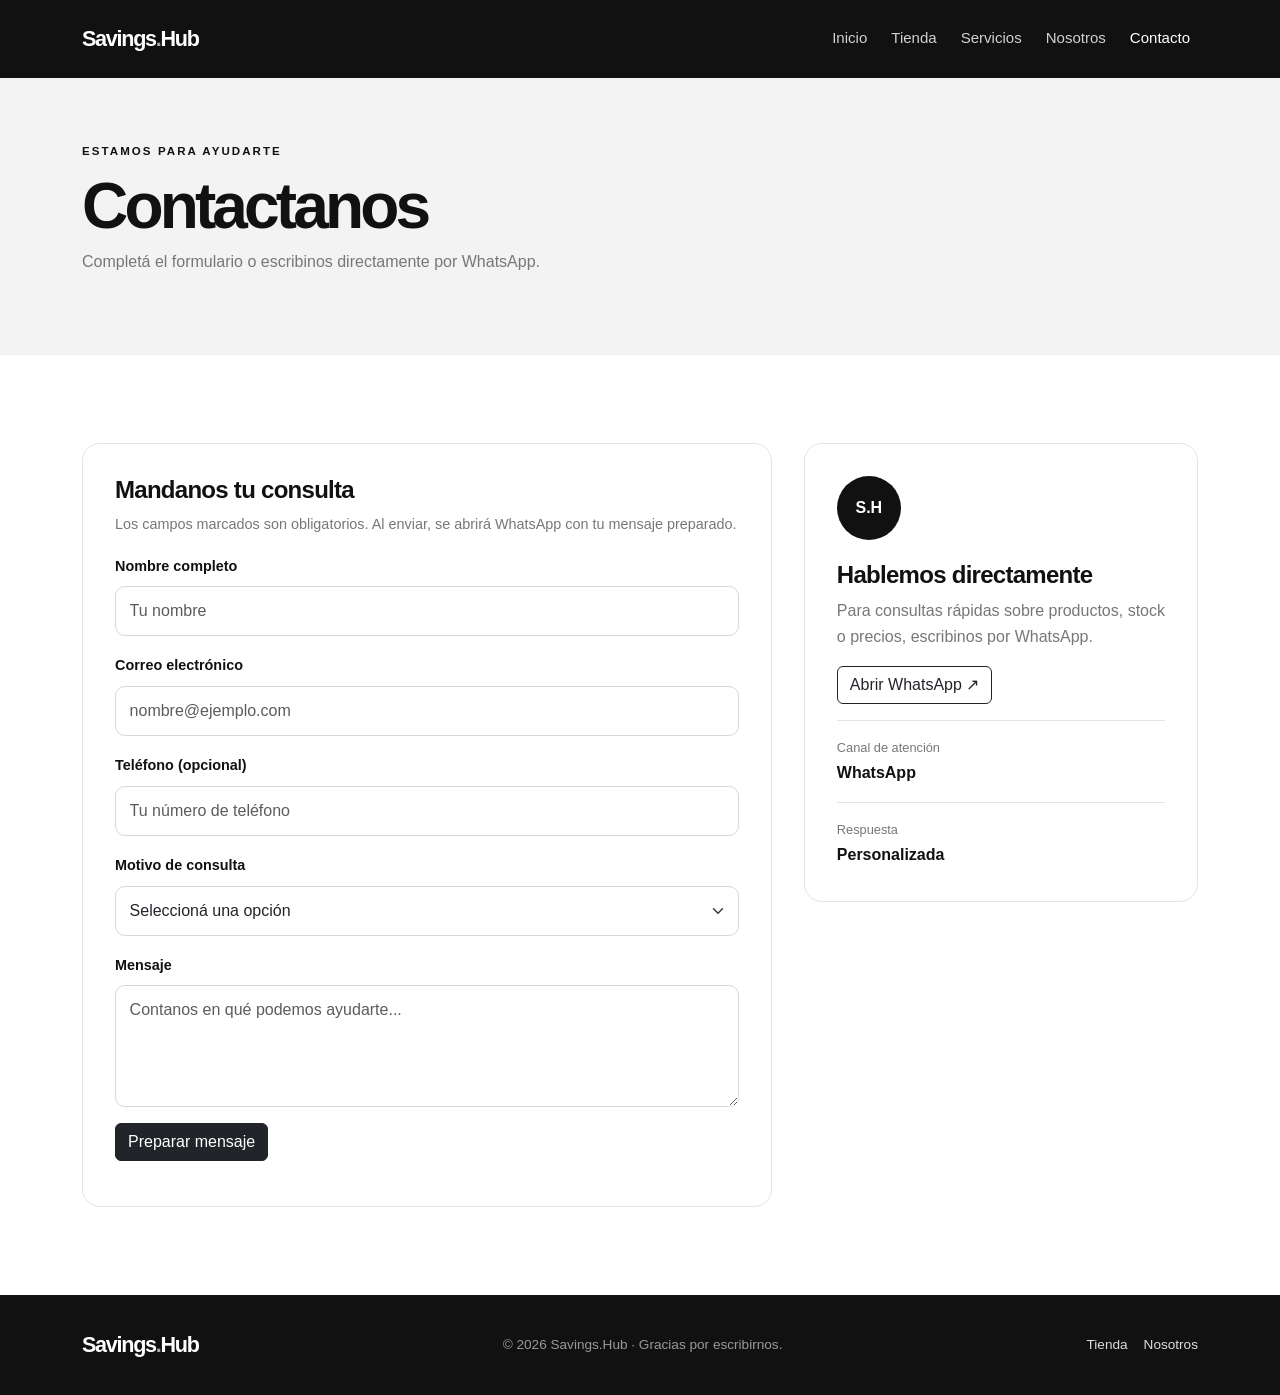
<file: contacto.html>
<!doctype html>
<html lang="es">
<head>
<meta charset="utf-8"><meta name="viewport" content="width=device-width, initial-scale=1">
<title>Contacto | Savings.Hub</title><meta name="description" content="Contactá a Savings.Hub para consultar productos, precios, stock y opciones de compra por WhatsApp."><meta name="keywords" content="contacto, WhatsApp, consultas, Savings.Hub">
<meta property="og:title" content="Contacto | Savings.Hub"><meta property="og:description" content="Estamos disponibles para responder tus consultas."><meta property="og:type" content="website"><meta property="og:locale" content="es_AR">
<link href="https://cdn.jsdelivr.net/npm/bootstrap@5.3.3/dist/css/bootstrap.min.css" rel="stylesheet"><link rel="stylesheet" href="css/styles.css">
</head><body>
<header><nav class="navbar navbar-expand-lg navbar-dark site-navbar"><div class="container"><a class="navbar-brand brand" href="index.html">Savings<span>.</span>Hub</a><button class="navbar-toggler" type="button" data-bs-toggle="collapse" data-bs-target="#mainNav" aria-controls="mainNav" aria-expanded="false" aria-label="Abrir menú"><span class="navbar-toggler-icon"></span></button><div class="collapse navbar-collapse" id="mainNav"><ul class="navbar-nav ms-auto align-items-lg-center gap-lg-2"><li class="nav-item"><a class="nav-link" href="index.html">Inicio</a></li><li class="nav-item"><a class="nav-link" href="tienda.html">Tienda</a></li><li class="nav-item"><a class="nav-link" href="servicios.html">Servicios</a></li><li class="nav-item"><a class="nav-link" href="nosotros.html">Nosotros</a></li><li class="nav-item"><a class="nav-link active" href="contacto.html">Contacto</a></li></ul></div></div></nav></header>
<main><section class="page-hero"><div class="container"><p class="eyebrow">ESTAMOS PARA AYUDARTE</p><h1>Contactanos</h1><p>Completá el formulario o escribinos directamente por WhatsApp.</p></div></section>
<section class="section-space"><div class="container contact-layout">
<section class="contact-panel"><h2>Mandanos tu consulta</h2><p class="muted">Los campos marcados son obligatorios. Al enviar, se abrirá WhatsApp con tu mensaje preparado.</p>
<form id="contactForm">
<div class="mb-3"><label for="name" class="form-label">Nombre completo</label><input class="form-control" id="name" name="name" type="text" placeholder="Tu nombre" required minlength="2"></div>
<div class="mb-3"><label for="email" class="form-label">Correo electrónico</label><input class="form-control" id="email" name="email" type="email" placeholder="nombre@ejemplo.com" required></div>
<div class="mb-3"><label for="phone" class="form-label">Teléfono (opcional)</label><input class="form-control" id="phone" name="phone" type="tel" placeholder="Tu número de teléfono"></div>
<div class="mb-3"><label for="topic" class="form-label">Motivo de consulta</label><select class="form-select" id="topic" name="topic" required><option value="">Seleccioná una opción</option><option>Consulta por un producto</option><option>Disponibilidad y precio</option><option>Otra consulta</option></select></div>
<div class="mb-3"><label for="message" class="form-label">Mensaje</label><textarea class="form-control" id="message" name="message" rows="4" placeholder="Contanos en qué podemos ayudarte..." required minlength="5"></textarea></div>
<button type="submit" class="btn btn-dark">Preparar mensaje</button>
<p id="formNotice" class="form-notice" role="status" aria-live="polite"></p>
</form></section>
<aside class="contact-aside"><div class="contact-symbol">S.H</div><h2>Hablemos directamente</h2><p>Para consultas rápidas sobre productos, stock o precios, escribinos por WhatsApp.</p><a class="btn btn-outline-dark" href="https://wa.me/5493564305591" target="_blank" rel="noopener">Abrir WhatsApp ↗</a><div class="contact-detail"><span>Canal de atención</span><strong>WhatsApp</strong></div><div class="contact-detail"><span>Respuesta</span><strong>Personalizada</strong></div></aside>
</div></section></main>
<footer class="site-footer"><div class="container footer-content"><a class="brand" href="index.html">Savings<span>.</span>Hub</a><p>© 2026 Savings.Hub · Gracias por escribirnos.</p><div class="footer-links"><a href="tienda.html">Tienda</a><a href="nosotros.html">Nosotros</a></div></div></footer>
<script src="https://cdn.jsdelivr.net/npm/bootstrap@5.3.3/dist/js/bootstrap.bundle.min.js"></script><script src="js/main.js"></script></body></html>
</file>
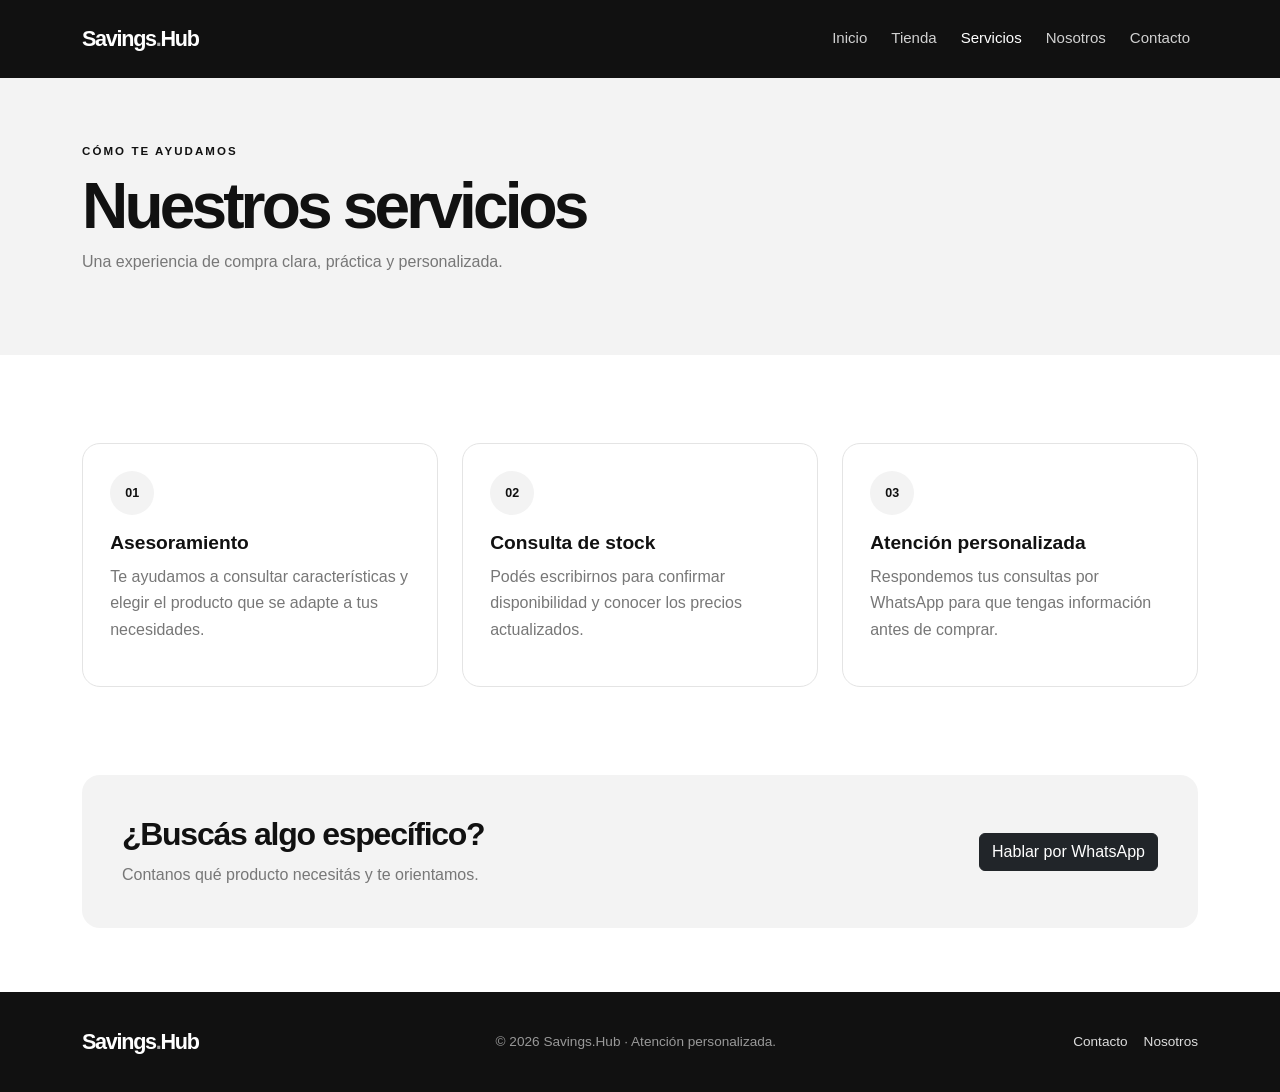
<file: servicios.html>
<!doctype html>
<html lang="es">
<head>
<meta charset="utf-8"><meta name="viewport" content="width=device-width, initial-scale=1">
<title>Servicios | Savings.Hub</title><meta name="description" content="Conocé cómo te acompaña Savings.Hub: asesoramiento, consultas de stock y atención personalizada."><meta name="keywords" content="servicios, asesoramiento, atención, tecnología, Savings.Hub">
<meta property="og:title" content="Servicios | Savings.Hub"><meta property="og:description" content="Atención personalizada para elegir tus productos."><meta property="og:type" content="website"><meta property="og:locale" content="es_AR">
<link href="https://cdn.jsdelivr.net/npm/bootstrap@5.3.3/dist/css/bootstrap.min.css" rel="stylesheet"><link rel="stylesheet" href="css/styles.css">
</head><body>
<header><nav class="navbar navbar-expand-lg navbar-dark site-navbar"><div class="container"><a class="navbar-brand brand" href="index.html">Savings<span>.</span>Hub</a><button class="navbar-toggler" type="button" data-bs-toggle="collapse" data-bs-target="#mainNav" aria-controls="mainNav" aria-expanded="false" aria-label="Abrir menú"><span class="navbar-toggler-icon"></span></button><div class="collapse navbar-collapse" id="mainNav"><ul class="navbar-nav ms-auto align-items-lg-center gap-lg-2"><li class="nav-item"><a class="nav-link" href="index.html">Inicio</a></li><li class="nav-item"><a class="nav-link" href="tienda.html">Tienda</a></li><li class="nav-item"><a class="nav-link active" href="servicios.html">Servicios</a></li><li class="nav-item"><a class="nav-link" href="nosotros.html">Nosotros</a></li><li class="nav-item"><a class="nav-link" href="contacto.html">Contacto</a></li></ul></div></div></nav></header>
<main><section class="page-hero"><div class="container"><p class="eyebrow">CÓMO TE AYUDAMOS</p><h1>Nuestros servicios</h1><p>Una experiencia de compra clara, práctica y personalizada.</p></div></section>
<section class="section-space"><div class="container"><div class="row g-4">
<div class="col-12 col-md-6 col-lg-4"><article class="service-card"><span class="service-number">01</span><h2>Asesoramiento</h2><p>Te ayudamos a consultar características y elegir el producto que se adapte a tus necesidades.</p></article></div>
<div class="col-12 col-md-6 col-lg-4"><article class="service-card"><span class="service-number">02</span><h2>Consulta de stock</h2><p>Podés escribirnos para confirmar disponibilidad y conocer los precios actualizados.</p></article></div>
<div class="col-12 col-md-6 col-lg-4"><article class="service-card"><span class="service-number">03</span><h2>Atención personalizada</h2><p>Respondemos tus consultas por WhatsApp para que tengas información antes de comprar.</p></article></div>
</div></div></section>
<aside class="container section-bottom"><div class="callout"><div><h2>¿Buscás algo específico?</h2><p>Contanos qué producto necesitás y te orientamos.</p></div><a class="btn btn-dark" href="https://wa.me/5493564305591" target="_blank" rel="noopener">Hablar por WhatsApp</a></div></aside></main>
<footer class="site-footer"><div class="container footer-content"><a class="brand" href="index.html">Savings<span>.</span>Hub</a><p>© 2026 Savings.Hub · Atención personalizada.</p><div class="footer-links"><a href="contacto.html">Contacto</a><a href="nosotros.html">Nosotros</a></div></div></footer>
<script src="https://cdn.jsdelivr.net/npm/bootstrap@5.3.3/dist/js/bootstrap.bundle.min.js"></script></body></html>
</file>
<file: css/styles.css>
/* Savings.Hub | Estilos propios. Enfoque Mobile-First. */
:root {
  --black: #111111;
  --charcoal: #202020;
  --gray: #777777;
  --light-gray: #f3f3f3;
  --white: #ffffff;
  --border: #e4e4e4;
  --radius: 18px;
  --shadow: 0 14px 40px rgba(0, 0, 0, .07);
}
* { box-sizing: border-box; }
html { scroll-behavior: smooth; }
body { margin: 0; color: var(--black); background: var(--white); font-family: Inter, -apple-system, BlinkMacSystemFont, "Segoe UI", sans-serif; line-height: 1.65; }
img { max-width: 100%; display: block; }
a { color: inherit; }
.site-navbar { background: var(--black); padding: 1rem 0; }
.brand { color: var(--white); font-size: 1.35rem; font-weight: 800; letter-spacing: -.06em; text-decoration: none; }
.brand span { color: #a7a7a7; }
.navbar .nav-link { color: #d1d1d1; font-size: .94rem; }
.navbar .nav-link:hover, .navbar .nav-link.active { color: var(--white); }
.hero { background: #111; padding: 1rem 0 2rem; }
.hero-carousel { border-radius: var(--radius); overflow: hidden; }
.hero-carousel .carousel-item { height: 480px; background: #222; }
.hero-carousel img { height: 100%; object-fit: cover; opacity: .68; }
.hero-carousel .carousel-caption { left: 9%; right: 8%; bottom: 14%; text-shadow: 0 2px 18px rgba(0,0,0,.35); }
.hero-carousel h1, .hero-carousel h2 { font-size: clamp(2rem, 7vw, 4.5rem); font-weight: 750; line-height: 1.04; letter-spacing: -.055em; max-width: 760px; }
.hero-carousel p:not(.eyebrow) { max-width: 500px; font-size: 1rem; }
.eyebrow { font-size: .72rem; letter-spacing: .18em; font-weight: 800; margin-bottom: .8rem; }
.section-space { padding: 4rem 0; }
.section-bottom { padding-bottom: 4rem; }
.section-heading { max-width: 680px; margin: 0 auto 1.5rem; text-align: center; }
.section-heading h2, .story-layout h2 { font-size: clamp(1.8rem, 5vw, 2.7rem); font-weight: 750; line-height: 1.15; letter-spacing: -.045em; }
.section-heading p:last-child { color: var(--gray); }
.feature-card, .service-card, .value-card { padding: 1.7rem; border: 1px solid var(--border); border-radius: var(--radius); background: var(--white); }
.feature-card h3, .service-card h2, .value-card h3 { font-size: 1.2rem; font-weight: 750; margin: 1rem 0 .6rem; }
.feature-card p, .service-card p, .value-card p { color: var(--gray); }
.feature-icon, .service-number { display: inline-flex; align-items: center; justify-content: center; width: 44px; height: 44px; border-radius: 50%; background: var(--light-gray); font-size: .78rem; font-weight: 800; }
.text-link { text-decoration: none; font-weight: 700; font-size: .9rem; }
.text-link:hover { text-decoration: underline; }
.dark-band { background: var(--black); color: var(--white); }
.band-content { display: flex; flex-direction: column; gap: 1.5rem; align-items: flex-start; justify-content: space-between; }
.band-content h2 { font-size: clamp(1.7rem, 5vw, 2.6rem); font-weight: 750; letter-spacing: -.04em; }
.band-content p:not(.eyebrow) { color: #c4c4c4; }
.site-footer { background: #111; color: #ddd; padding: 2rem 0; }
.footer-content { display: flex; flex-direction: column; gap: .7rem; align-items: flex-start; }
.footer-content p { margin: 0; color: #999; font-size: .85rem; }
.footer-links { display: flex; gap: 1rem; }
.footer-links a { color: #ddd; font-size: .85rem; text-decoration: none; }
.footer-links a:hover { text-decoration: underline; }
.page-hero { background: var(--light-gray); padding: 4rem 0; }
.page-hero h1 { font-size: clamp(2.4rem, 7vw, 4rem); font-weight: 800; letter-spacing: -.06em; line-height: 1.05; }
.page-hero p:last-child { color: var(--gray); max-width: 600px; }
.catalog-toolbar { display: flex; flex-direction: column; gap: 1rem; margin-bottom: 1.5rem; }
.catalog-toolbar h2 { font-size: 1.6rem; font-weight: 750; }
.muted { color: var(--gray); font-size: .9rem; }
.filter-label { font-size: .85rem; font-weight: 700; }
.filter-select { max-width: 100%; }
.product-grid { display: grid; grid-template-columns: 1fr; gap: 1.2rem; }
.product-card { overflow: hidden; border: 1px solid var(--border); border-radius: var(--radius); background: var(--white); transition: transform .2s ease, box-shadow .2s ease; }
.product-card:hover { transform: translateY(-4px); box-shadow: var(--shadow); }
.product-card img { width: 100%; height: 230px; object-fit: cover; background: var(--light-gray); }
.product-info { padding: 1.1rem; }
.product-category { color: var(--gray); font-size: .72rem; text-transform: uppercase; letter-spacing: .12em; font-weight: 800; }
.product-info h3 { font-size: 1.1rem; font-weight: 750; margin: .35rem 0; }
.product-info p { color: var(--gray); font-size: .9rem; min-height: 2.8em; }
.product-bottom { display: flex; flex-wrap: wrap; justify-content: space-between; align-items: center; gap: .5rem; border-top: 1px solid var(--border); padding-top: .8rem; font-size: .8rem; }
.product-bottom a { font-weight: 750; text-decoration: none; }
.product-bottom a:hover { text-decoration: underline; }
.empty-state { text-align: center; padding: 2rem; color: var(--gray); }
.callout { padding: 2rem; border-radius: var(--radius); background: var(--light-gray); display: flex; flex-direction: column; gap: 1.2rem; align-items: flex-start; }
.callout h2 { font-weight: 750; letter-spacing: -.04em; }
.callout p { margin: 0; color: var(--gray); }
.story-layout { display: grid; grid-template-columns: 1fr; gap: 2rem; align-items: center; }
.story-layout p { color: var(--gray); }
.story-image { width: 100%; max-height: 420px; object-fit: cover; border-radius: var(--radius); }
.values-section { background: #f7f7f7; }
.values-grid { display: grid; grid-template-columns: 1fr; gap: 1rem; }
.value-card { background: white; }
.team-grid { display: grid; grid-template-columns: 1fr; gap: 1rem; }
.team-card { max-width: 360px; padding: 2rem; text-align: center; border: 1px solid var(--border); border-radius: var(--radius); margin: 0 auto; }
.avatar { display: grid; place-items: center; width: 82px; height: 82px; border-radius: 50%; background: var(--black); color: white; font-weight: 800; font-size: 1.3rem; margin: 0 auto 1rem; }
.team-card h3 { font-size: 1.1rem; font-weight: 750; }
.team-card p, .team-card span { color: var(--gray); font-size: .9rem; }
.contact-layout { display: grid; grid-template-columns: 1fr; gap: 2rem; align-items: start; }
.contact-panel, .contact-aside { padding: 1.4rem; border: 1px solid var(--border); border-radius: var(--radius); }
.contact-panel h2, .contact-aside h2 { font-weight: 750; letter-spacing: -.03em; font-size: 1.5rem; }
.form-label { font-weight: 700; font-size: .9rem; }
.form-control, .form-select { padding: .75rem .85rem; border-color: #d8d8d8; border-radius: 10px; }
.form-control:focus, .form-select:focus { border-color: #555; box-shadow: 0 0 0 .2rem rgba(0,0,0,.1); }
.form-notice { margin: .8rem 0 0; font-size: .9rem; }
.contact-symbol { display: grid; place-items: center; width: 64px; height: 64px; background: var(--black); color: white; border-radius: 50%; font-weight: 800; margin-bottom: 1.3rem; }
.contact-aside > p { color: var(--gray); }
.contact-detail { display: flex; flex-direction: column; gap: .1rem; border-top: 1px solid var(--border); padding: 1rem 0 0; margin-top: 1rem; }
.contact-detail span { color: var(--gray); font-size: .8rem; }
@media (min-width: 576px) {
  .product-grid { grid-template-columns: repeat(2, minmax(0, 1fr)); }
  .values-grid { grid-template-columns: repeat(2, minmax(0, 1fr)); }
  .catalog-toolbar { flex-direction: row; align-items: end; justify-content: space-between; flex-wrap: wrap; }
  .filter-select { min-width: 220px; }
  .contact-panel, .contact-aside { padding: 2rem; }
}
@media (min-width: 768px) {
  .section-space { padding: 5.5rem 0; }
  .hero { padding: 1.5rem 0 2.5rem; }
  .hero-carousel .carousel-item { height: 560px; }
  .band-content { flex-direction: row; align-items: center; }
  .footer-content { flex-direction: row; align-items: center; justify-content: space-between; }
  .story-layout { grid-template-columns: 1.1fr .9fr; }
  .values-grid { grid-template-columns: repeat(3, minmax(0, 1fr)); }
  .contact-layout { grid-template-columns: minmax(0, 1.4fr) minmax(260px, .8fr); }
  .callout { flex-direction: row; align-items: center; justify-content: space-between; padding: 2.5rem; }
}
@media (min-width: 992px) {
  .product-grid { grid-template-columns: repeat(4, minmax(0, 1fr)); gap: 1.4rem; }
  .hero-carousel .carousel-item { height: 620px; }
  .hero-carousel .carousel-caption { bottom: 17%; }
  .team-grid { grid-template-columns: repeat(3, minmax(0, 1fr)); }
}
@media (prefers-reduced-motion: reduce) {
  html { scroll-behavior: auto; }
  *, *::before, *::after { transition-duration: .01ms !important; animation-duration: .01ms !important; }
}
</file>
